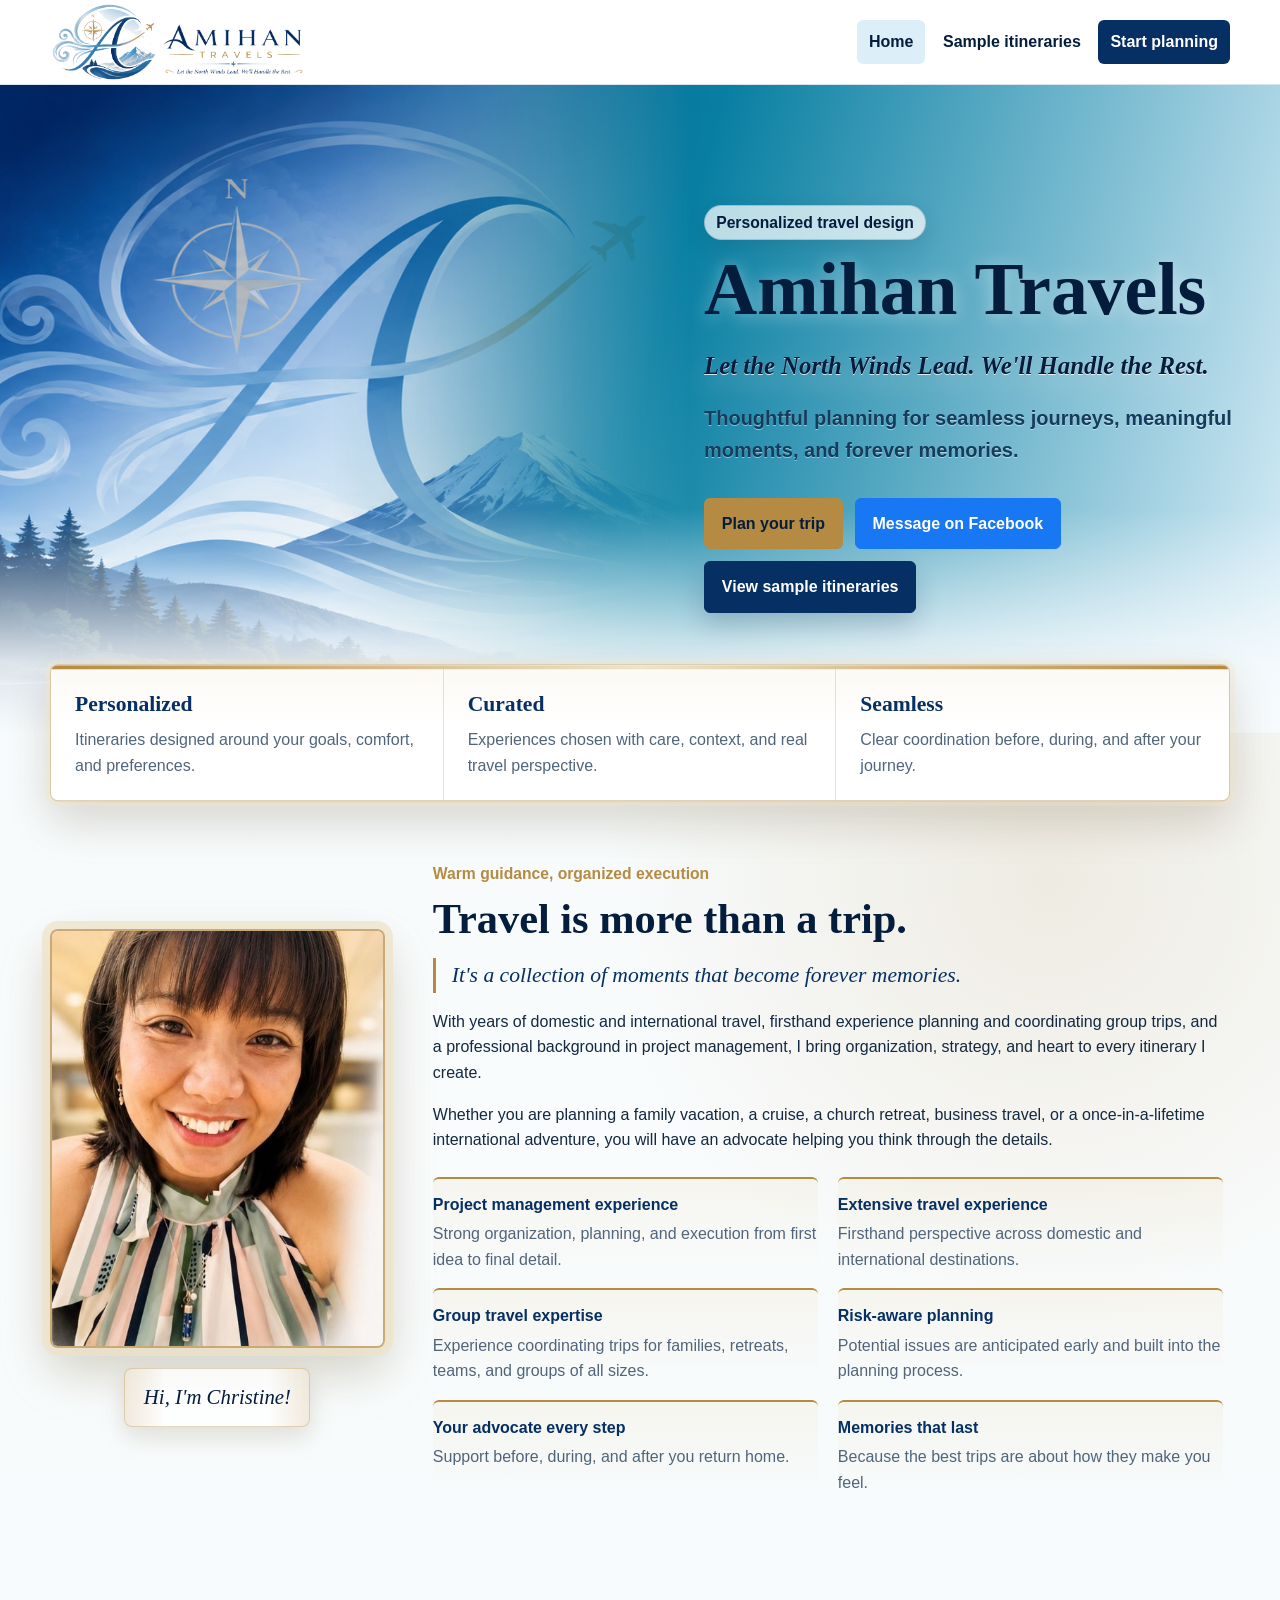
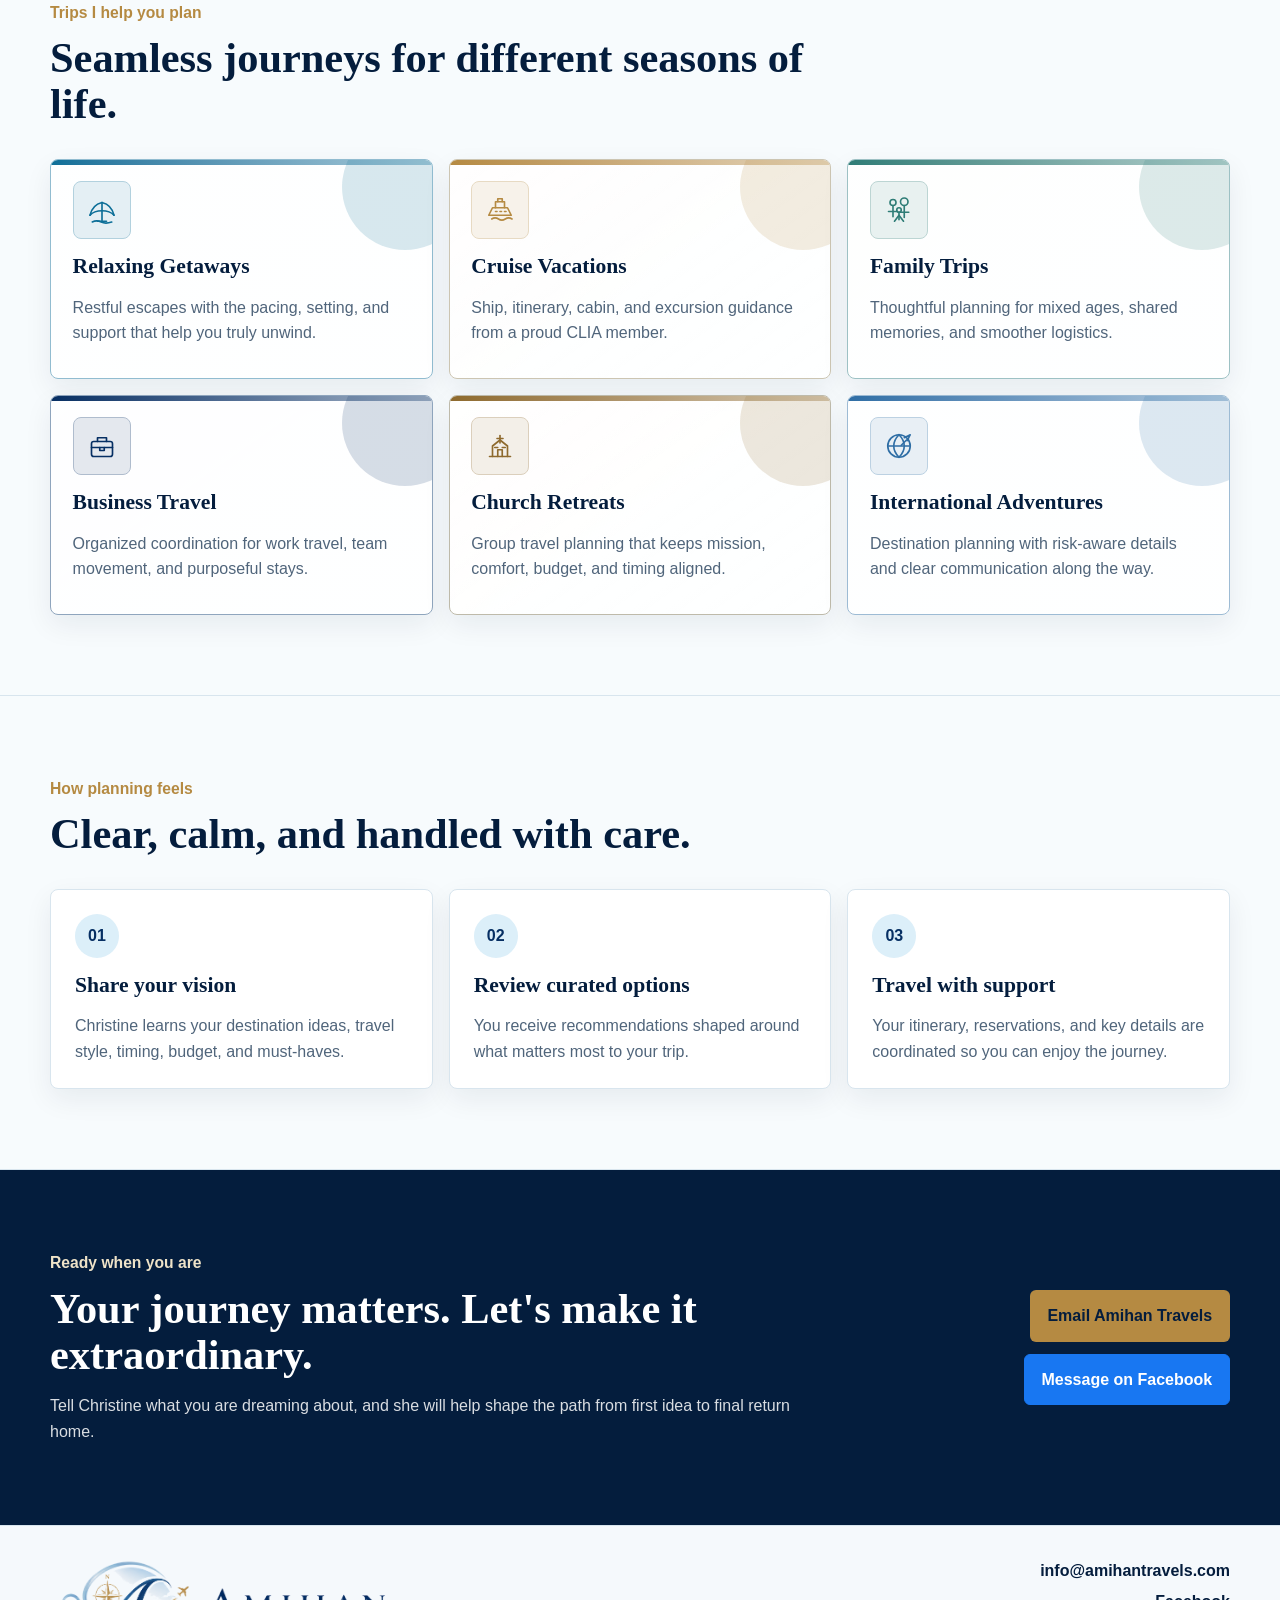
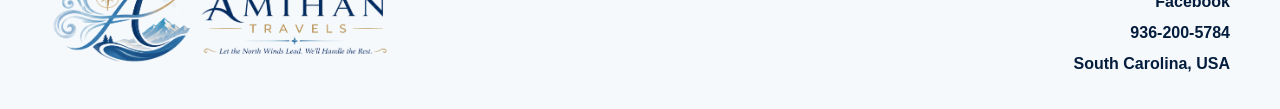
<file: index.html>
<!doctype html>
<html lang="en">
  <head>
    <meta charset="utf-8">
    <meta name="viewport" content="width=device-width, initial-scale=1">
    <title>Amihan Travels | Personalized Travel Planning</title>
    <meta
      name="description"
      content="Amihan Travels designs personalized, curated, and seamless journeys for families, cruises, retreats, business travel, and international adventures."
    >
    <meta property="og:title" content="Amihan Travels">
    <meta
      property="og:description"
      content="Let the North Winds Lead. We'll Handle the Rest."
    >
    <meta property="og:image" content="assets/Amihan_Travels_cover_photo.png?v=20260530-3">
    <link rel="icon" href="assets/amihan-logo-square-transparent.png?v=20260530-3">
    <link rel="stylesheet" href="styles.css?v=20260602-1">
  </head>
  <body>
    <a class="skip-link" href="#main">Skip to content</a>

    <header class="site-header">
      <div class="header-inner">
        <a class="brand" href="index.html" aria-label="Amihan Travels home">
          <img src="assets/amihan-logo-horizontal-transparent.png?v=20260530-3" alt="Amihan Travels">
        </a>
        <nav class="site-nav" aria-label="Primary navigation">
          <a aria-current="page" href="index.html">Home</a>
          <a href="itineraries.html">Sample itineraries</a>
          <a class="nav-contact booking-popup" href="https://calendar.app.google/QzdqLAZzRhpZVixt7" target="_blank" rel="noopener" data-booking-popup>Start planning</a>
        </nav>
      </div>
    </header>

    <main id="main">
      <section class="hero home-hero" aria-label="Amihan Travels scenic introduction">
        <div class="hero-content">
          <p class="eyebrow">Personalized travel design</p>
          <h1>Amihan Travels</h1>
          <p class="slogan">Let the North Winds Lead. We'll Handle the Rest.</p>
          <p class="hero-copy">
            Thoughtful planning for seamless journeys, meaningful moments, and forever memories.
          </p>
          <div class="hero-actions" aria-label="Primary actions">
            <a class="button button-primary booking-popup" href="https://calendar.app.google/QzdqLAZzRhpZVixt7" target="_blank" rel="noopener" data-booking-popup>Plan your trip</a>
            <a class="button button-facebook" href="https://www.facebook.com/amihantravels" target="_blank" rel="noopener">Message on Facebook</a>
            <a class="button button-secondary" href="itineraries.html">View sample itineraries</a>
          </div>
        </div>
        <div class="brand-strip hero-value-strip" aria-label="Amihan Travels planning values">
          <div class="strip-item">
            <strong>Personalized</strong>
            <span>Itineraries designed around your goals, comfort, and preferences.</span>
          </div>
          <div class="strip-item">
            <strong>Curated</strong>
            <span>Experiences chosen with care, context, and real travel perspective.</span>
          </div>
          <div class="strip-item">
            <strong>Seamless</strong>
            <span>Clear coordination before, during, and after your journey.</span>
          </div>
        </div>
      </section>

      <section class="section intro-section">
        <div class="section-inner advisor-intro">
          <figure class="advisor-photo">
            <img
              src="assets/christine-forsythe-portrait.jpg?v=20260530-3"
              alt="Christine, travel advisor at Amihan Travels"
            >
            <figcaption>Hi, I'm Christine!</figcaption>
          </figure>
          <div class="advisor-copy">
            <p class="eyebrow">Warm guidance, organized execution</p>
            <h2>Travel is more than a trip.</h2>
            <p class="memory-line">
              It's a collection of moments that become forever memories.
            </p>
            <p>
              With years of domestic and international travel, firsthand experience planning and
              coordinating group trips, and a professional background in project management, I bring
              organization, strategy, and heart to every itinerary I create.
            </p>
            <p>
              Whether you are planning a family vacation, a cruise, a church retreat, business
              travel, or a once-in-a-lifetime international adventure, you will have an advocate
              helping you think through the details.
            </p>
            <div class="advisor-strengths" aria-label="Christine's planning strengths">
              <div>
                <strong>Project management experience</strong>
                <span>Strong organization, planning, and execution from first idea to final detail.</span>
              </div>
              <div>
                <strong>Extensive travel experience</strong>
                <span>Firsthand perspective across domestic and international destinations.</span>
              </div>
              <div>
                <strong>Group travel expertise</strong>
                <span>Experience coordinating trips for families, retreats, teams, and groups of all sizes.</span>
              </div>
              <div>
                <strong>Risk-aware planning</strong>
                <span>Potential issues are anticipated early and built into the planning process.</span>
              </div>
              <div>
                <strong>Your advocate every step</strong>
                <span>Support before, during, and after you return home.</span>
              </div>
              <div>
                <strong>Memories that last</strong>
                <span>Because the best trips are about how they make you feel.</span>
              </div>
            </div>
          </div>
        </div>
      </section>

      <section class="section services-section">
        <div class="section-inner">
          <div class="section-heading">
            <p class="eyebrow">Trips I help you plan</p>
            <h2>Seamless journeys for different seasons of life.</h2>
          </div>
          <div class="service-grid">
            <article class="service-card relaxing-card">
              <div class="service-icon" aria-hidden="true">
                <svg viewBox="0 0 48 48" focusable="false">
                  <path d="M8 31c7-8 25-8 32 0" />
                  <path d="M24 14c-8 2-14 8-16 17" />
                  <path d="M24 14c8 2 14 8 16 17" />
                  <path d="M24 14v24" />
                  <path d="M18 39h12" />
                  <path d="M11 40c4-2 8-2 12 0s8 2 14 0" />
                </svg>
              </div>
              <h3>Relaxing Getaways</h3>
              <p>Restful escapes with the pacing, setting, and support that help you truly unwind.</p>
            </article>
            <article class="service-card cruise-card">
              <div class="service-icon" aria-hidden="true">
                <svg viewBox="0 0 48 48" focusable="false">
                  <path d="M14 21h20l5 10H9l5-10Z" />
                  <path d="M18 21v-8h12v8" />
                  <path d="M21 13v-4h6v4" />
                  <path d="M13 36c3-2 6-2 9 0s6 2 9 0 6-2 9 0" />
                  <path d="M18 26h2" />
                  <path d="M24 26h2" />
                  <path d="M30 26h2" />
                </svg>
              </div>
              <h3>Cruise Vacations</h3>
              <p>Ship, itinerary, cabin, and excursion guidance from a proud CLIA member.</p>
            </article>
            <article class="service-card family-card">
              <div class="service-icon" aria-hidden="true">
                <svg viewBox="0 0 48 48" focusable="false">
                  <circle cx="16" cy="14" r="4" />
                  <circle cx="31" cy="13" r="5" />
                  <circle cx="24" cy="24" r="3" />
                  <path d="M16 18v15" />
                  <path d="M10 26h12" />
                  <path d="M31 18v16" />
                  <path d="M25 27h12" />
                  <path d="M24 27v10" />
                  <path d="M18 39l6-8 6 8" />
                </svg>
              </div>
              <h3>Family Trips</h3>
              <p>Thoughtful planning for mixed ages, shared memories, and smoother logistics.</p>
            </article>
            <article class="service-card business-card">
              <div class="service-icon" aria-hidden="true">
                <svg viewBox="0 0 48 48" focusable="false">
                  <rect x="10" y="18" width="28" height="20" rx="3" />
                  <path d="M18 18v-5h12v5" />
                  <path d="M10 26h28" />
                  <path d="M21 26v4h6v-4" />
                </svg>
              </div>
              <h3>Business Travel</h3>
              <p>Organized coordination for work travel, team movement, and purposeful stays.</p>
            </article>
            <article class="service-card retreat-card">
              <div class="service-icon" aria-hidden="true">
                <svg viewBox="0 0 48 48" focusable="false">
                  <path d="M10 38h28" />
                  <path d="M14 38V24l10-8 10 8v14" />
                  <path d="M24 10v10" />
                  <path d="M20 14h8" />
                  <path d="M21 38v-9h6v9" />
                  <path d="M17 26h4" />
                  <path d="M27 26h4" />
                </svg>
              </div>
              <h3>Church Retreats</h3>
              <p>Group travel planning that keeps mission, comfort, budget, and timing aligned.</p>
            </article>
            <article class="service-card adventure-card">
              <div class="service-icon" aria-hidden="true">
                <svg viewBox="0 0 48 48" focusable="false">
                  <circle cx="24" cy="24" r="15" />
                  <path d="M9 24h30" />
                  <path d="M24 9c5 5 7 10 7 15s-2 10-7 15" />
                  <path d="M24 9c-5 5-7 10-7 15s2 10 7 15" />
                  <path d="M31 13l8-4-4 8" />
                  <path d="M34 16l-7 7" />
                </svg>
              </div>
              <h3>International Adventures</h3>
              <p>Destination planning with risk-aware details and clear communication along the way.</p>
            </article>
          </div>
        </div>
      </section>

      <section class="section process-section">
        <div class="section-inner">
          <div class="section-heading narrow">
            <p class="eyebrow">How planning feels</p>
            <h2>Clear, calm, and handled with care.</h2>
          </div>
          <div class="process-grid">
            <article class="process-step">
              <span>01</span>
              <h3>Share your vision</h3>
              <p>Christine learns your destination ideas, travel style, timing, budget, and must-haves.</p>
            </article>
            <article class="process-step">
              <span>02</span>
              <h3>Review curated options</h3>
              <p>You receive recommendations shaped around what matters most to your trip.</p>
            </article>
            <article class="process-step">
              <span>03</span>
              <h3>Travel with support</h3>
              <p>Your itinerary, reservations, and key details are coordinated so you can enjoy the journey.</p>
            </article>
          </div>
        </div>
      </section>

      <section class="section cta-section">
        <div class="section-inner cta-inner">
          <div>
            <p class="eyebrow">Ready when you are</p>
            <h2>Your journey matters. Let's make it extraordinary.</h2>
            <p>
              Tell Christine what you are dreaming about, and she will help shape the path from
              first idea to final return home.
            </p>
          </div>
          <div class="cta-actions" aria-label="Contact options">
            <a class="button button-primary email-popup" href="https://mail.google.com/mail/?view=cm&amp;fs=1&amp;to=info@amihantravels.com&amp;su=Travel%20planning%20request" target="_blank" rel="noopener" data-email-popup>Email Amihan Travels</a>
            <a class="button button-facebook" href="https://www.facebook.com/amihantravels" target="_blank" rel="noopener">Message on Facebook</a>
          </div>
        </div>
      </section>
    </main>

    <footer class="site-footer">
      <div class="footer-inner">
        <div>
          <img class="footer-logo" src="assets/amihan-logo-horizontal-transparent.png?v=20260530-3" alt="Amihan Travels">
        </div>
        <div class="footer-contact" aria-label="Contact information">
          <a class="email-popup" href="https://mail.google.com/mail/?view=cm&amp;fs=1&amp;to=info@amihantravels.com&amp;su=Travel%20planning%20request" target="_blank" rel="noopener" data-email-popup>info@amihantravels.com</a>
          <a href="https://www.facebook.com/amihantravels" target="_blank" rel="noopener">Facebook</a>
          <a href="tel:+19362005784">936-200-5784</a>
          <span>South Carolina, USA</span>
        </div>
      </div>
    </footer>
    <script src="site.js?v=20260530-5"></script>
  </body>
</html>
</file>
<file: styles.css>
:root {
  --navy: #062f63;
  --deep-navy: #041d3d;
  --ocean: #176da5;
  --sky: #dceff9;
  --mist: #f5f9fc;
  --white: #ffffff;
  --gold: #b58a42;
  --pale-gold: #efe3c8;
  --ink: #132941;
  --slate: #50657b;
  --line: #d8e5ee;
  --shadow: 0 18px 45px rgba(4, 29, 61, 0.12);
}

* {
  box-sizing: border-box;
}

html {
  scroll-behavior: smooth;
}

body {
  margin: 0;
  background: #f7fbfd;
  color: var(--ink);
  font-family: "Segoe UI", Arial, sans-serif;
  line-height: 1.6;
}

main {
  background: #f7fbfd;
}

img {
  display: block;
  max-width: 100%;
}

a {
  color: inherit;
}

.skip-link {
  position: absolute;
  left: 1rem;
  top: -4rem;
  z-index: 100;
  background: var(--deep-navy);
  color: var(--white);
  padding: 0.7rem 1rem;
  border-radius: 6px;
}

.skip-link:focus {
  top: 1rem;
}

.site-header {
  position: sticky;
  top: 0;
  z-index: 20;
  background: rgba(255, 255, 255, 0.96);
  border-bottom: 1px solid var(--line);
  backdrop-filter: blur(12px);
}

.header-inner {
  width: min(1180px, calc(100% - 2rem));
  margin: 0 auto;
  display: flex;
  align-items: center;
  justify-content: space-between;
  gap: 1rem;
  min-height: 84px;
}

.brand {
  display: inline-flex;
  align-items: center;
  flex: 0 1 260px;
  overflow: hidden;
}

.brand img {
  width: 255px;
  height: auto;
}

.site-nav {
  display: flex;
  align-items: center;
  justify-content: flex-end;
  flex-wrap: wrap;
  gap: 0.35rem;
  font-weight: 700;
  color: var(--deep-navy);
}

.site-nav a {
  border-radius: 6px;
  padding: 0.55rem 0.75rem;
  text-decoration: none;
}

.site-nav a:hover,
.site-nav a:focus-visible,
.site-nav a[aria-current="page"] {
  background: var(--sky);
  outline: none;
}

.site-nav .nav-contact {
  background: var(--navy);
  color: var(--white);
}

.site-nav .nav-contact:hover,
.site-nav .nav-contact:focus-visible {
  background: var(--deep-navy);
}

.hero {
  position: relative;
  isolation: isolate;
  display: flex;
  align-items: center;
  min-height: 72vh;
  background-color: var(--deep-navy);
  background-position: center;
  background-size: cover;
  overflow: visible;
}

.hero::after {
  content: "";
  position: absolute;
  inset: auto 0 0;
  z-index: 0;
  height: 14rem;
  background: linear-gradient(180deg, rgba(247, 251, 253, 0), rgba(247, 251, 253, 0.88) 68%, #f7fbfd 100%);
  pointer-events: none;
}

.home-hero {
  background-image: linear-gradient(105deg, #05305e 0%, #087fa2 50%, #dceff9 100%);
}

.sub-hero {
  min-height: 48vh;
}

.itineraries-hero {
  background-image: linear-gradient(105deg, #05305e 0%, #087fa2 50%, #dceff9 100%);
}

.home-hero::before,
.itineraries-hero::before {
  content: "";
  position: absolute;
  z-index: 0;
  top: 0;
  bottom: 0;
  left: 0;
  width: clamp(36rem, 54vw, 66rem);
  background-image: url("assets/amihan-hero-left-art-solid.png?v=20260530-3");
  background-position: left center;
  background-repeat: no-repeat;
  background-size: 100% 100%;
  opacity: 0.96;
  pointer-events: none;
  -webkit-mask-image: linear-gradient(90deg, #000 0%, #000 48%, rgba(0, 0, 0, 0.78) 62%, rgba(0, 0, 0, 0.28) 84%, transparent 100%);
  mask-image: linear-gradient(90deg, #000 0%, #000 48%, rgba(0, 0, 0, 0.78) 62%, rgba(0, 0, 0, 0.28) 84%, transparent 100%);
}

.hero-content {
  position: relative;
  z-index: 1;
  width: min(1180px, calc(100% - 2rem));
  margin: 0 auto;
  padding: 5rem 0;
  color: var(--white);
}

.hero-content > * {
  max-width: 650px;
}

.home-hero .hero-content,
.itineraries-hero .hero-content {
  width: min(720px, calc(100% - clamp(34rem, 55vw, 68rem) - 2rem));
  margin-left: clamp(34rem, 55vw, 68rem);
  margin-right: auto;
}

.eyebrow {
  margin: 0 0 0.65rem;
  color: var(--gold);
  font-size: 0.98rem;
  font-weight: 800;
}

.hero .eyebrow {
  display: inline-flex;
  width: fit-content;
  border: 1px solid rgba(4, 29, 61, 0.16);
  border-radius: 999px;
  background: rgba(255, 255, 255, 0.72);
  color: var(--deep-navy);
  padding: 0.22rem 0.7rem 0.26rem;
  box-shadow: 0 8px 22px rgba(4, 29, 61, 0.12);
  text-shadow: none;
}

h1,
h2,
h3 {
  margin: 0;
  color: var(--deep-navy);
  font-family: Georgia, "Times New Roman", serif;
  line-height: 1.08;
  font-weight: 700;
}

.hero h1 {
  color: var(--deep-navy);
  font-size: 4.6rem;
  text-shadow: 0 2px 18px rgba(255, 255, 255, 0.45);
}

.sub-hero h1 {
  font-size: 3.7rem;
}

h2 {
  font-size: 2.65rem;
}

h3 {
  font-size: 1.35rem;
}

p {
  margin: 1rem 0 0;
}

.slogan {
  margin-top: 1rem;
  color: var(--deep-navy);
  font-family: Georgia, "Times New Roman", serif;
  font-size: 1.55rem;
  font-style: italic;
  font-weight: 800;
  text-shadow:
    0 1px 0 rgba(255, 255, 255, 0.78),
    0 10px 28px rgba(255, 255, 255, 0.45);
}

.hero-copy {
  color: #143c5c;
  font-size: 1.25rem;
  font-weight: 650;
  text-shadow: 0 1px 0 rgba(255, 255, 255, 0.45);
}

.hero-actions {
  display: flex;
  flex-wrap: wrap;
  gap: 0.75rem;
  margin-top: 2rem;
}

.button {
  display: inline-flex;
  align-items: center;
  justify-content: center;
  min-height: 46px;
  border: 1px solid transparent;
  border-radius: 6px;
  padding: 0.75rem 1.05rem;
  font-weight: 800;
  text-decoration: none;
}

.button-primary {
  background: var(--gold);
  color: var(--deep-navy);
}

.button-primary:hover,
.button-primary:focus-visible {
  background: var(--pale-gold);
  outline: none;
}

.button-secondary {
  background: var(--navy);
  border-color: var(--navy);
  color: var(--white);
  box-shadow: 0 12px 26px rgba(4, 29, 61, 0.18);
}

.button-secondary:hover,
.button-secondary:focus-visible {
  background: var(--deep-navy);
  border-color: var(--deep-navy);
  outline: none;
}

.button-facebook {
  background: #1877f2;
  border-color: #1877f2;
  color: var(--white);
}

.button-facebook:hover,
.button-facebook:focus-visible {
  background: #0f5fc7;
  border-color: #0f5fc7;
  outline: none;
}

.brand-strip-section {
  display: contents;
}

.brand-strip {
  display: grid;
  grid-template-columns: repeat(3, 1fr);
  width: min(1180px, calc(100% - 2rem));
  margin: 0 auto;
  position: relative;
  z-index: 5;
  background:
    linear-gradient(180deg, rgba(239, 227, 200, 0.2), rgba(255, 255, 255, 0.96) 46%),
    var(--white);
  border: 1px solid rgba(181, 138, 66, 0.48);
  border-radius: 8px;
  box-shadow:
    0 0 0 5px rgba(239, 227, 200, 0.34),
    0 20px 46px rgba(181, 138, 66, 0.16),
    0 18px 45px rgba(4, 29, 61, 0.1);
  overflow: hidden;
}

.hero-value-strip {
  position: absolute;
  left: 50%;
  bottom: 0;
  transform: translate(-50%, 50%);
  z-index: 3;
}

.brand-strip::before {
  content: "";
  position: absolute;
  inset: 0 0 auto;
  height: 4px;
  background: linear-gradient(90deg, var(--gold), var(--pale-gold), var(--gold));
}

.strip-item {
  padding: 1.35rem 1.5rem;
  border-right: 1px solid rgba(181, 138, 66, 0.26);
}

.strip-item:last-child {
  border-right: 0;
}

.strip-item strong {
  display: block;
  color: var(--navy);
  font-family: Georgia, "Times New Roman", serif;
  font-size: 1.35rem;
}

.strip-item span {
  display: block;
  margin-top: 0.35rem;
  color: var(--slate);
}

.section {
  padding: 5rem 0;
}

.intro-section {
  padding-top: 8rem;
  padding-bottom: 3.25rem;
}

.section-inner {
  width: min(1180px, calc(100% - 2rem));
  margin: 0 auto;
}

.two-column {
  display: grid;
  grid-template-columns: minmax(0, 1fr) minmax(300px, 0.82fr);
  align-items: center;
  gap: 3rem;
}

.intro-section,
.tailor-section {
  background:
    radial-gradient(circle at 82% 18%, rgba(181, 138, 66, 0.14), transparent 28rem),
    linear-gradient(180deg, #f7fbfd 0%, #f9fbfc 48%, #f7fbfd 100%);
}

.advisor-intro {
  display: grid;
  grid-template-columns: minmax(250px, 0.42fr) minmax(0, 1fr);
  align-items: center;
  gap: 3rem;
}

.advisor-photo {
  position: relative;
  margin: 0;
  border-radius: 8px;
}

.advisor-photo img {
  display: block;
  width: 100%;
  aspect-ratio: 4 / 5;
  border: 2px solid rgba(181, 138, 66, 0.72);
  border-radius: 8px;
  background: var(--white);
  box-shadow:
    0 0 0 8px rgba(239, 227, 200, 0.72),
    0 24px 54px rgba(181, 138, 66, 0.2),
    0 18px 45px rgba(4, 29, 61, 0.12);
  object-fit: cover;
  object-position: center top;
}

.advisor-photo figcaption {
  width: fit-content;
  max-width: calc(100% - 1.5rem);
  margin: 1.25rem auto 0;
  border: 1px solid rgba(181, 138, 66, 0.34);
  border-radius: 8px;
  background:
    linear-gradient(90deg, rgba(181, 138, 66, 0.18), transparent 22%, transparent 78%, rgba(181, 138, 66, 0.18)),
    rgba(255, 255, 255, 0.78);
  color: var(--deep-navy);
  padding: 0.72rem 1.15rem 0.78rem;
  font-family: Georgia, "Times New Roman", serif;
  font-size: 1.3rem;
  font-style: italic;
  text-align: center;
  box-shadow:
    0 12px 26px rgba(181, 138, 66, 0.13),
    0 8px 22px rgba(4, 29, 61, 0.07);
}

.advisor-copy {
  max-width: 790px;
}

.memory-line {
  border-left: 3px solid var(--gold);
  color: var(--navy);
  font-family: Georgia, "Times New Roman", serif;
  font-size: 1.35rem;
  font-style: italic;
  padding-left: 1rem;
}

.advisor-strengths {
  display: grid;
  grid-template-columns: repeat(2, 1fr);
  gap: 1rem 1.25rem;
  margin-top: 1.5rem;
}

.advisor-strengths div {
  border-top: 2px solid var(--gold);
  background: linear-gradient(180deg, rgba(239, 227, 200, 0.26), rgba(255, 255, 255, 0));
  border-radius: 6px;
  padding-top: 0.8rem;
}

.advisor-strengths strong {
  display: block;
  color: var(--navy);
  font-weight: 900;
}

.advisor-strengths span {
  display: block;
  margin-top: 0.25rem;
  color: var(--slate);
}

.image-panel {
  border: 1px solid var(--line);
  border-radius: 8px;
  box-shadow: var(--shadow);
  overflow: hidden;
  background: var(--white);
}

.image-panel img {
  width: 100%;
  height: 100%;
  aspect-ratio: 4 / 5;
  object-fit: cover;
}

.section-heading {
  max-width: 760px;
  margin-bottom: 2rem;
}

.section-heading.narrow {
  max-width: 690px;
}

.services-section,
.process-section {
  background: #f7fbfd;
}

.services-section {
  padding-top: 3.25rem;
}

.service-grid,
.process-grid {
  display: grid;
  grid-template-columns: repeat(3, 1fr);
  gap: 1rem;
}

.service-card,
.process-step,
.itinerary-card {
  border: 1px solid var(--line);
  border-radius: 8px;
  background: var(--white);
  box-shadow: 0 10px 28px rgba(4, 29, 61, 0.07);
}

.service-card {
  position: relative;
  min-height: 220px;
  overflow: hidden;
  padding: 1.35rem;
  background:
    linear-gradient(145deg, rgba(255, 255, 255, 0.98), rgba(255, 255, 255, 0.9)),
    linear-gradient(145deg, var(--card-soft), transparent 58%);
  border-color: color-mix(in srgb, var(--card-accent) 35%, var(--line));
}

.service-card::before {
  content: "";
  position: absolute;
  inset: 0 0 auto;
  height: 5px;
  background: linear-gradient(90deg, var(--card-accent), color-mix(in srgb, var(--card-accent) 35%, var(--white)));
}

.service-card::after {
  content: "";
  position: absolute;
  right: -36px;
  top: -36px;
  width: 126px;
  height: 126px;
  border-radius: 50%;
  background: color-mix(in srgb, var(--card-accent) 16%, transparent);
}

.relaxing-card {
  --card-accent: #0d6f98;
  --card-soft: #dceff9;
}

.cruise-card {
  --card-accent: #b58a42;
  --card-soft: #efe3c8;
}

.family-card {
  --card-accent: #2f7d77;
  --card-soft: #d9eee9;
}

.business-card {
  --card-accent: #062f63;
  --card-soft: #dce8f7;
}

.retreat-card {
  --card-accent: #8e6a2d;
  --card-soft: #f4ead6;
}

.adventure-card {
  --card-accent: #2f6ea5;
  --card-soft: #dceff9;
}

.service-icon {
  position: relative;
  z-index: 1;
  display: inline-flex;
  align-items: center;
  justify-content: center;
  width: 58px;
  height: 58px;
  margin-bottom: 1rem;
  border: 1px solid color-mix(in srgb, var(--card-accent) 32%, var(--white));
  border-radius: 8px;
  background: color-mix(in srgb, var(--card-accent) 11%, var(--white));
  color: var(--card-accent);
}

.service-icon svg {
  width: 36px;
  height: 36px;
  fill: none;
  stroke: currentColor;
  stroke-width: 2.2;
  stroke-linecap: round;
  stroke-linejoin: round;
}

.service-card h3,
.service-card p {
  position: relative;
  z-index: 1;
}

.service-card p,
.process-step p,
.itinerary-card p {
  color: var(--slate);
}

.process-section {
  border-top: 1px solid var(--line);
  border-bottom: 1px solid var(--line);
}

.process-step {
  padding: 1.5rem;
}

.process-step span {
  display: inline-flex;
  align-items: center;
  justify-content: center;
  width: 44px;
  height: 44px;
  margin-bottom: 1rem;
  border-radius: 50%;
  background: var(--sky);
  color: var(--navy);
  font-weight: 900;
}

.cta-section {
  background: var(--deep-navy);
  color: var(--white);
}

.cta-section h2,
.cta-section .eyebrow {
  color: var(--white);
}

.cta-section .eyebrow {
  color: var(--pale-gold);
}

.cta-section p {
  color: rgba(255, 255, 255, 0.85);
}

.cta-inner {
  display: flex;
  align-items: center;
  justify-content: space-between;
  gap: 2rem;
}

.cta-inner > div {
  max-width: 760px;
}

.cta-actions {
  display: flex;
  flex-wrap: wrap;
  justify-content: flex-end;
  gap: 0.75rem;
}

.site-footer {
  background: var(--mist);
  border-top: 1px solid var(--line);
}

.footer-inner {
  width: min(1180px, calc(100% - 2rem));
  margin: 0 auto;
  display: flex;
  justify-content: space-between;
  gap: 2rem;
  padding: 2rem 0;
}

.footer-logo {
  width: 340px;
  max-width: 100%;
}

.footer-inner p {
  color: var(--slate);
}

.footer-contact {
  display: grid;
  gap: 0.35rem;
  text-align: right;
  color: var(--deep-navy);
  font-weight: 700;
}

.footer-contact a {
  text-decoration: none;
}

.footer-contact a:hover,
.footer-contact a:focus-visible {
  color: var(--ocean);
  outline: none;
}

.itinerary-library-section {
  background:
    radial-gradient(circle at 88% 6%, rgba(181, 138, 66, 0.13), transparent 24rem),
    #f7fbfd;
}

.itinerary-layout {
  display: grid;
  grid-template-columns: 290px minmax(0, 1fr);
  align-items: start;
  gap: 2rem;
}

.itinerary-toc {
  position: sticky;
  top: 108px;
  max-height: calc(100vh - 132px);
  border: 1px solid rgba(181, 138, 66, 0.42);
  border-radius: 8px;
  background:
    linear-gradient(180deg, rgba(239, 227, 200, 0.22), rgba(255, 255, 255, 0.96) 42%),
    var(--white);
  box-shadow:
    0 0 0 5px rgba(239, 227, 200, 0.28),
    0 18px 38px rgba(4, 29, 61, 0.1);
  overflow-x: hidden;
  overflow-y: auto;
  overscroll-behavior: contain;
  scrollbar-gutter: stable;
}

.itinerary-toc::-webkit-scrollbar {
  width: 0.7rem;
}

.itinerary-toc::-webkit-scrollbar-track {
  background: rgba(212, 234, 244, 0.45);
}

.itinerary-toc::-webkit-scrollbar-thumb {
  background: rgba(181, 138, 66, 0.62);
  border: 3px solid rgba(247, 251, 253, 0.96);
  border-radius: 999px;
}

.toc-label {
  position: sticky;
  top: 0;
  z-index: 1;
  margin: 0;
  padding: 1rem 1.1rem 0.25rem;
  background:
    linear-gradient(180deg, rgba(255, 255, 255, 0.98), rgba(255, 255, 255, 0.92)),
    var(--white);
  color: var(--gold);
  font-size: 0.86rem;
  font-weight: 900;
  text-transform: uppercase;
}

.toc-group {
  border-top: 1px solid rgba(181, 138, 66, 0.22);
}

.toc-group summary {
  cursor: pointer;
  list-style: none;
  padding: 0.95rem 1.1rem;
  color: var(--deep-navy);
  font-family: Georgia, "Times New Roman", serif;
  font-size: 1.18rem;
  font-weight: 800;
}

.toc-group summary::-webkit-details-marker {
  display: none;
}

.toc-group summary::after {
  content: "+";
  float: right;
  color: var(--gold);
  font-family: "Segoe UI", Arial, sans-serif;
}

.toc-group[open] summary::after {
  content: "-";
}

.toc-links {
  display: grid;
  gap: 0.25rem;
  padding: 0 0.75rem 1rem;
}

.toc-links a {
  border-radius: 6px;
  color: var(--navy);
  padding: 0.62rem 0.75rem;
  text-decoration: none;
}

.toc-links a:hover,
.toc-links a:focus-visible {
  background: var(--sky);
  outline: none;
}

.itinerary-content {
  display: grid;
  gap: 1.5rem;
}

.itinerary-category {
  display: grid;
  gap: 1.25rem;
}

.category-heading {
  border-left: 4px solid var(--gold);
  padding-left: 1rem;
}

.category-heading h2 {
  max-width: 780px;
}

.category-intro {
  max-width: 820px;
  color: var(--slate);
}

.itinerary-detail {
  scroll-margin-top: 112px;
  border: 1px solid rgba(181, 138, 66, 0.32);
  border-radius: 8px;
  background: var(--white);
  box-shadow: 0 14px 34px rgba(4, 29, 61, 0.08);
  overflow: hidden;
}

.itinerary-detail:target {
  border-color: var(--gold);
  box-shadow:
    0 0 0 5px rgba(239, 227, 200, 0.62),
    0 18px 42px rgba(4, 29, 61, 0.12);
}

.itinerary-detail-header {
  padding: 1.5rem;
  background:
    linear-gradient(135deg, rgba(220, 239, 249, 0.74), rgba(239, 227, 200, 0.32)),
    var(--white);
  border-bottom: 1px solid rgba(181, 138, 66, 0.26);
}

.destination-label {
  margin: 0 0 0.35rem;
  color: var(--gold);
  font-weight: 900;
  text-transform: uppercase;
}

.itinerary-detail h3 {
  font-size: 2rem;
}

.trip-summary {
  display: grid;
  grid-template-columns: repeat(3, 1fr);
  gap: 0.75rem;
  margin-top: 1.2rem;
}

.trip-summary div {
  border: 1px solid rgba(181, 138, 66, 0.24);
  border-radius: 8px;
  background: rgba(255, 255, 255, 0.72);
  padding: 0.9rem;
}

.trip-summary strong {
  display: block;
  color: var(--navy);
  font-weight: 900;
}

.trip-summary span {
  display: block;
  margin-top: 0.25rem;
  color: var(--slate);
}

.day-list {
  display: grid;
  gap: 0;
  margin: 0;
  padding: 0;
  list-style: none;
}

.day-list li {
  display: grid;
  grid-template-columns: minmax(190px, 0.34fr) minmax(0, 1fr);
  gap: 1rem;
  padding: 1rem 1.5rem;
  border-top: 1px solid var(--line);
}

.day-list li:first-child {
  border-top: 0;
}

.day-list strong {
  color: var(--deep-navy);
}

.day-list span {
  color: var(--slate);
}

.itinerary-grid {
  display: grid;
  grid-template-columns: repeat(2, 1fr);
  gap: 1.25rem;
}

.itinerary-card {
  display: flex;
  flex-direction: column;
  min-height: 100%;
  padding: 1.5rem;
}

.itinerary-meta {
  display: flex;
  flex-wrap: wrap;
  gap: 0.5rem;
  margin-bottom: 1rem;
}

.itinerary-meta span {
  display: inline-flex;
  align-items: center;
  min-height: 32px;
  border: 1px solid var(--line);
  border-radius: 6px;
  padding: 0.25rem 0.7rem;
  background: var(--mist);
  color: var(--navy);
  font-size: 0.9rem;
  font-weight: 800;
}

.itinerary-card ol {
  display: grid;
  gap: 0.65rem;
  margin: 1.1rem 0 0;
  padding-left: 1.25rem;
  color: var(--ink);
}

.itinerary-card li::marker {
  color: var(--gold);
  font-weight: 800;
}

.promise-list {
  display: grid;
  grid-template-columns: repeat(2, 1fr);
  gap: 0.75rem;
}

.promise-list p {
  margin: 0;
  border: 1px solid var(--line);
  border-radius: 8px;
  background: var(--white);
  color: var(--navy);
  padding: 1rem;
  font-weight: 800;
}

@media (max-width: 900px) {
  .home-hero {
    display: block;
    min-height: auto;
  }

  .home-hero::before,
  .itineraries-hero::before {
    width: min(100%, 42rem);
    background-size: 100% 100%;
    opacity: 0.68;
    -webkit-mask-image: linear-gradient(90deg, #000 0%, rgba(0, 0, 0, 0.76) 48%, transparent 100%);
    mask-image: linear-gradient(90deg, #000 0%, rgba(0, 0, 0, 0.76) 48%, transparent 100%);
  }

  .home-hero .hero-content,
  .itineraries-hero .hero-content {
    width: min(1180px, calc(100% - 2rem));
    margin: 0 auto;
  }

  .hero-value-strip {
    position: relative;
    left: auto;
    bottom: auto;
    transform: none;
    width: 100%;
  }

  .intro-section {
    padding-top: 4rem;
  }

  .footer-inner,
  .cta-inner {
    align-items: flex-start;
    flex-direction: column;
  }

  .header-inner {
    align-items: center;
    flex-direction: column;
  }

  .brand {
    flex: 0 0 auto;
    justify-content: center;
  }

  .site-nav {
    justify-content: center;
    width: 100%;
  }

  .brand-strip,
  .service-grid,
  .process-grid,
  .itinerary-grid,
  .itinerary-layout,
  .advisor-intro,
  .two-column,
  .promise-list {
    grid-template-columns: 1fr;
  }

  .itinerary-toc {
    position: static;
    max-height: min(70vh, 34rem);
  }

  .trip-summary {
    grid-template-columns: 1fr;
  }

  .brand-strip {
    margin-top: 0;
    border-radius: 0;
    width: 100%;
  }

  .strip-item {
    border-right: 0;
    border-bottom: 1px solid var(--line);
  }

  .strip-item:last-child {
    border-bottom: 0;
  }

  .hero h1 {
    font-size: 3.3rem;
  }

  .sub-hero h1 {
    font-size: 2.8rem;
  }

  h2 {
    font-size: 2.2rem;
  }

  .footer-contact {
    text-align: left;
  }
}

@media (max-width: 620px) {
  .site-header {
    position: static;
    backdrop-filter: none;
  }

  .header-inner {
    width: min(34rem, calc(100% - 1.25rem));
    min-height: auto;
    gap: 0.55rem;
    padding: 0.55rem 0 0.65rem;
  }

  .brand {
    width: 100%;
    max-height: 60px;
  }

  .brand img {
    width: min(190px, 56vw);
  }

  .footer-logo {
    width: 215px;
  }

  .site-nav {
    flex-wrap: nowrap;
    width: 100%;
    gap: 0.22rem;
    overflow-x: auto;
    padding-bottom: 0.12rem;
    font-size: 0.86rem;
    scrollbar-width: none;
  }

  .site-nav::-webkit-scrollbar {
    display: none;
  }

  .site-nav a {
    flex: 0 0 auto;
    min-height: 38px;
    padding: 0.42rem 0.5rem;
    white-space: nowrap;
  }

  .site-nav .nav-contact {
    padding-right: 0.65rem;
    padding-left: 0.65rem;
  }

  .hero {
    min-height: auto;
    background-position: center;
  }

  .home-hero,
  .itineraries-hero {
    display: block;
    padding: 1.25rem 0 2.25rem;
    background-image: linear-gradient(145deg, #e9f6fb 0%, #dceff9 48%, #f7fbfd 100%);
  }

  .home-hero::before,
  .itineraries-hero::before {
    width: 100%;
    opacity: 0.34;
    background-position: left top;
    background-size: auto 100%;
    -webkit-mask-image: linear-gradient(180deg, #000 0%, rgba(0, 0, 0, 0.78) 58%, transparent 100%);
    mask-image: linear-gradient(180deg, #000 0%, rgba(0, 0, 0, 0.78) 58%, transparent 100%);
  }

  .hero::after {
    height: 7rem;
    background: linear-gradient(180deg, rgba(247, 251, 253, 0), rgba(247, 251, 253, 0.9) 72%, #f7fbfd 100%);
  }

  .sub-hero {
    min-height: auto;
  }

  .hero-content {
    padding: 2rem 0;
  }

  .home-hero .hero-content,
  .itineraries-hero .hero-content {
    width: min(34rem, calc(100% - 1.25rem));
    margin: 0 auto;
    border: 1px solid rgba(181, 138, 66, 0.32);
    border-radius: 8px;
    background:
      linear-gradient(180deg, rgba(255, 255, 255, 0.93), rgba(247, 251, 253, 0.86)),
      rgba(255, 255, 255, 0.88);
    padding: 1.1rem;
    box-shadow:
      0 0 0 5px rgba(239, 227, 200, 0.28),
      0 18px 38px rgba(4, 29, 61, 0.12);
  }

  .hero-content > * {
    max-width: none;
  }

  .hero .eyebrow {
    background: rgba(220, 239, 249, 0.92);
    box-shadow: none;
  }

  .hero h1 {
    font-size: clamp(2.35rem, 11vw, 3rem);
    text-shadow: none;
  }

  .sub-hero h1 {
    font-size: clamp(2.25rem, 10vw, 2.8rem);
  }

  h2 {
    font-size: 1.95rem;
  }

  .slogan,
  .hero-copy {
    color: var(--deep-navy);
    text-shadow: none;
  }

  .slogan {
    font-size: 1.06rem;
  }

  .hero-copy {
    font-size: 1rem;
    font-weight: 650;
  }

  .section {
    padding: 3.5rem 0;
  }

  .button {
    width: 100%;
  }

  .advisor-strengths {
    grid-template-columns: 1fr;
  }

  .day-list li {
    grid-template-columns: 1fr;
    gap: 0.35rem;
  }
}
</file>
